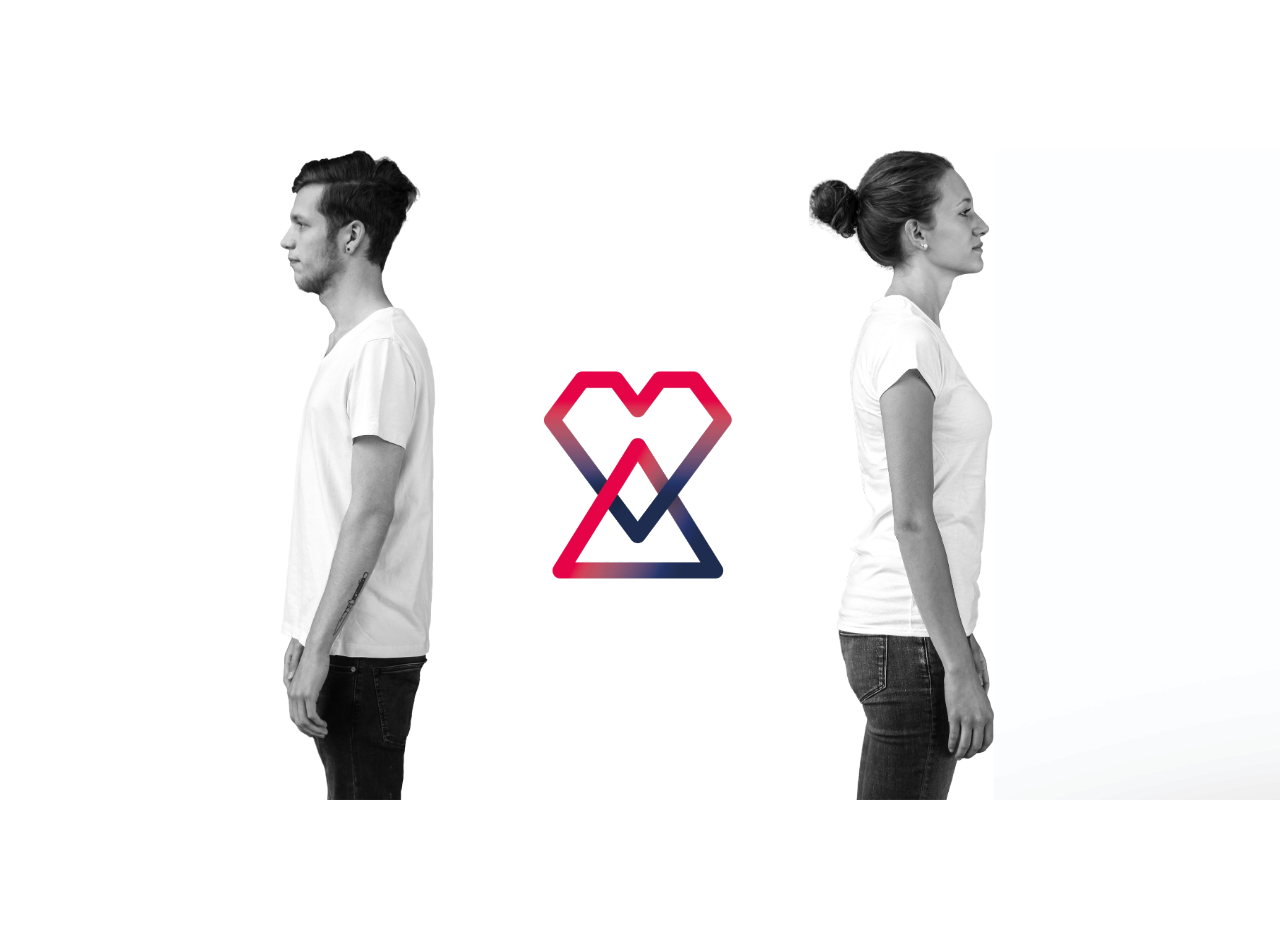
<file: index.html>
<!doctype html>
<html>
	<head>
		<title>SLOT</title>
		<link rel="stylesheet" type="text/css" href="Reset.css">
		<link rel="stylesheet" type="text/css" href="Slot.css">
		<meta charset="utf-8">
		<link rel="icon" href="Logo.png">
	</head>
	<body>
		<img id="back" src="Achtergrond.jpg">
		<a href="Man_Lock.html"><img id="man" src="Man.png"></a>
		<img id="logo" src="Logo.png">
		<a href="Vrouw_Lock.html"><img id="vrouw" src="Vrouw.png"></a>
		<script src="Slot.js"></script>
	</body>
</html>
</file>
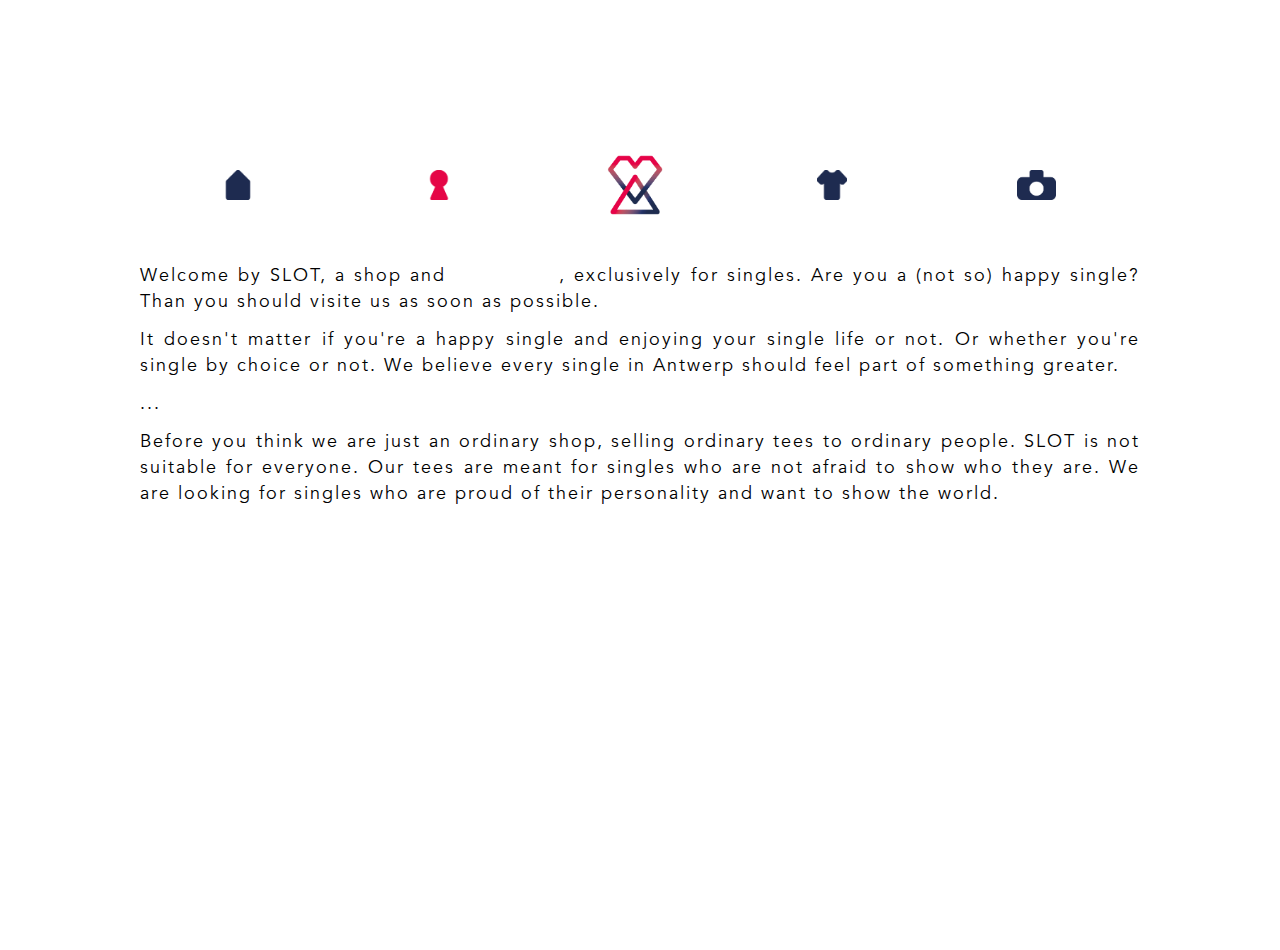
<file: Man_Lock.html>
<!doctype html>
<html>
	<head>
		<title>SLOT</title>
		<link rel="stylesheet" type="text/css" href="Reset.css">
		<link rel="stylesheet" type="text/css" href="Slot.css">
		<meta charset="utf-8">
    <link rel="icon" href="Logo.png">
	</head>
	<body>
    <a href="index.html"><img class="logo" src="Home_Man.png"></a>
    <img class="logo" src="Lock_Vrouw.png">
		<img class="logo" id="special" src="Logo.png">
    <a href="Man_Shirt.html"><img class="logo" src="Shirt_Man.png"></a>
    <a href="Man_Look.html"><img class="logo" src="Look_Man.png"></a>
		<p align=justify>Welcome by SLOT, a shop and <span>community</span>, exclusively for singles. Are you a (not so) happy single? Than you should visite us as soon as possible.</p>
		<p align=justify>It doesn't matter if you're a happy single and enjoying your single life or not. Or whether you're single by choice or not. We believe every single in Antwerp should feel part of something greater.</p>
		<p align=justify>...</p>
		<p align=justify>Before you think we are just an ordinary shop, selling ordinary tees to ordinary people. SLOT is not suitable for everyone. Our tees are meant for singles who are not afraid to show who they are. We are looking for singles who are proud of their personality and want to show the world.</p>
		<script src="Slot.js"></script>
	</body>
</html>
</file>
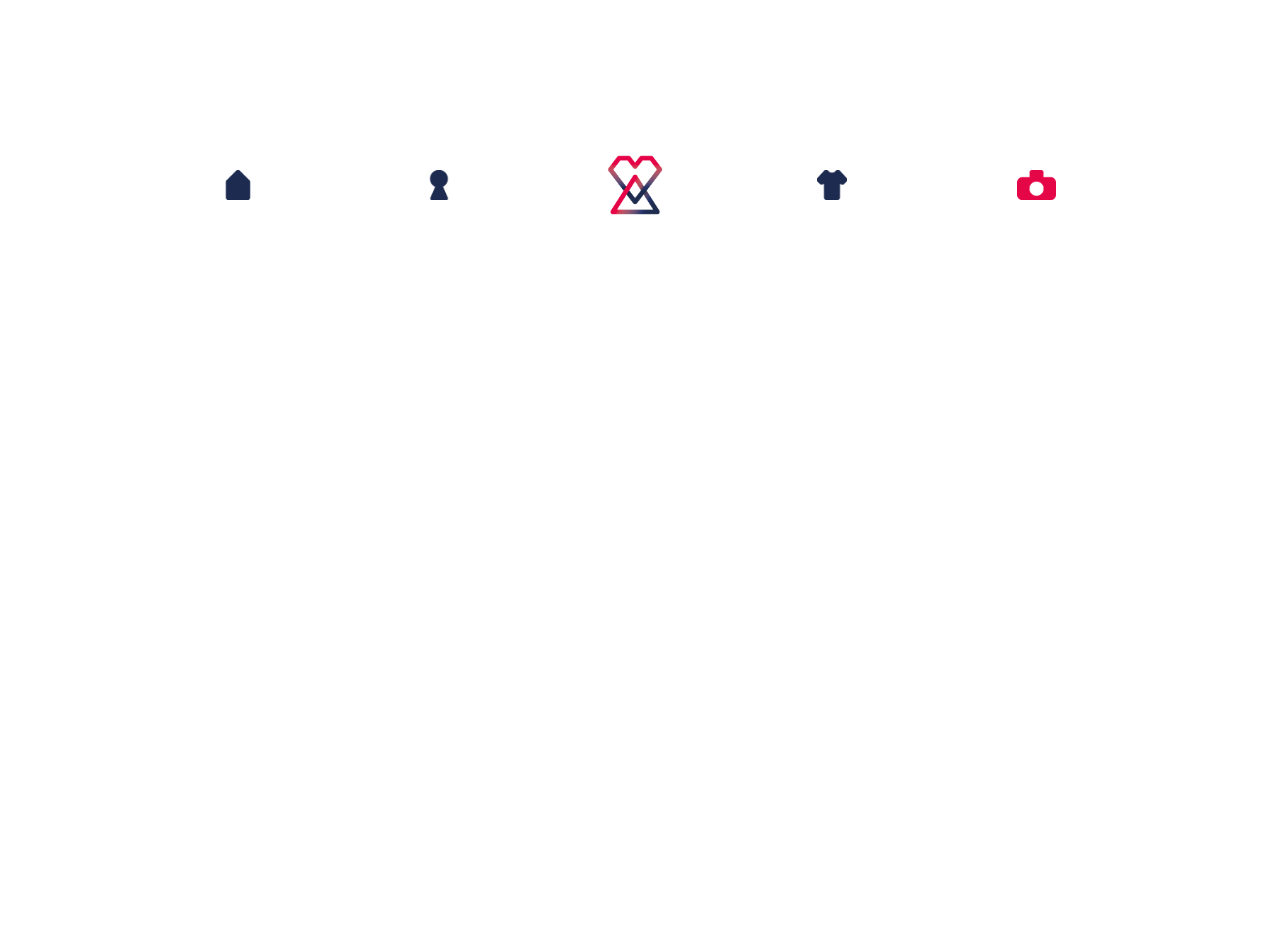
<file: Man_Look.html>
<!doctype html>
<html>
	<head>
		<title>SLOT</title>
		<link rel="stylesheet" type="text/css" href="Reset.css">
		<link rel="stylesheet" type="text/css" href="Slot.css">
		<meta charset="utf-8">
    <link rel="icon" href="Logo.png">
	</head>
	<body>
    <a href="index.html"><img class="logo" src="Home_Man.png"></a>
    <a href="Man_Lock.html"><img class="logo" src="Lock_Man.png"></a>
		<img class="logo" id="special" src="Logo.png">
    <a href="Man_Shirt.html"><img class="logo" src="Shirt_Man.png"></a>
    <img class="logo" src="Look_Vrouw.png">

		<script src="Slot.js"></script>
	</body>
</html>
</file>
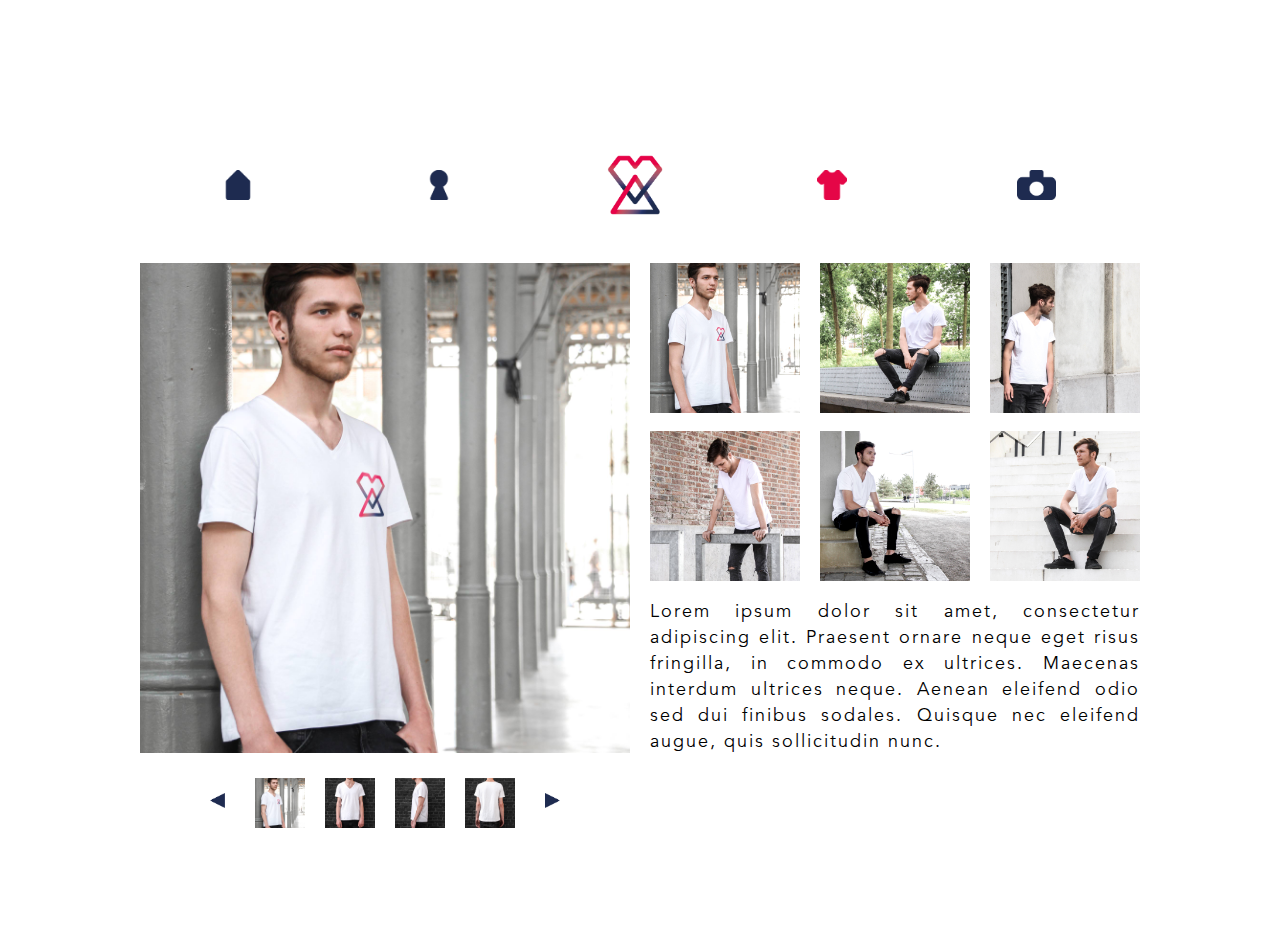
<file: Man_Shirt.html>
<!doctype html>
<html>
	<head>
		<title>SLOT</title>
		<link rel="stylesheet" type="text/css" href="Reset.css">
		<link rel="stylesheet" type="text/css" href="Slot.css">
		<meta charset="utf-8">
    <link rel="icon" href="Logo.png">
	</head>
	<body>
    <a href="index.html"><img class="logo" src="Home_Man.png"></a>
    <a href="Man_Lock.html"><img class="logo" src="Lock_Man.png"></a>
		<img class="logo" id="special" src="Logo.png">
    <img class="logo" src="Shirt_Vrouw.png">
    <a href="Man_Look.html"><img class="logo" src="Look_Man.png"></a>
		<img src="Man_Een.jpg" id="groot">
		<img src="Man_Een.jpg" id="een" class="middel">
		<img src="Man_Twee.jpg" id="twee" class="middel">
		<img src="Man_Drie.jpg" id="drie" class="middel">
		<img src="Man_Vier.jpg" id="vier" class="middel">
		<img src="Man_Vijf.jpg" id="vijf" class="middel">
		<img src="Man_Zes.jpg" id="zes" class="middel">
		<p align=justify>Lorem ipsum dolor sit amet, consectetur adipiscing elit. Praesent ornare neque eget risus fringilla, in commodo ex ultrices. Maecenas interdum ultrices neque. Aenean eleifend odio sed dui finibus sodales. Quisque nec eleifend augue, quis sollicitudin nunc.</p><br>
		<img id="links" class="pijl" src="Man_Pijl_Links.png">
		<img src="Man_Een.jpg" class="klein">
		<img src="Man_Voor.jpg" class="klein">
		<img src="Man_Zij.jpg" class="klein">
		<img src="Man_Achter.jpg" class="klein">
		<img class="pijl" src="Man_Pijl_Rechts.png">
		<script src="Slot.js"></script>
	</body>
</html>
</file>
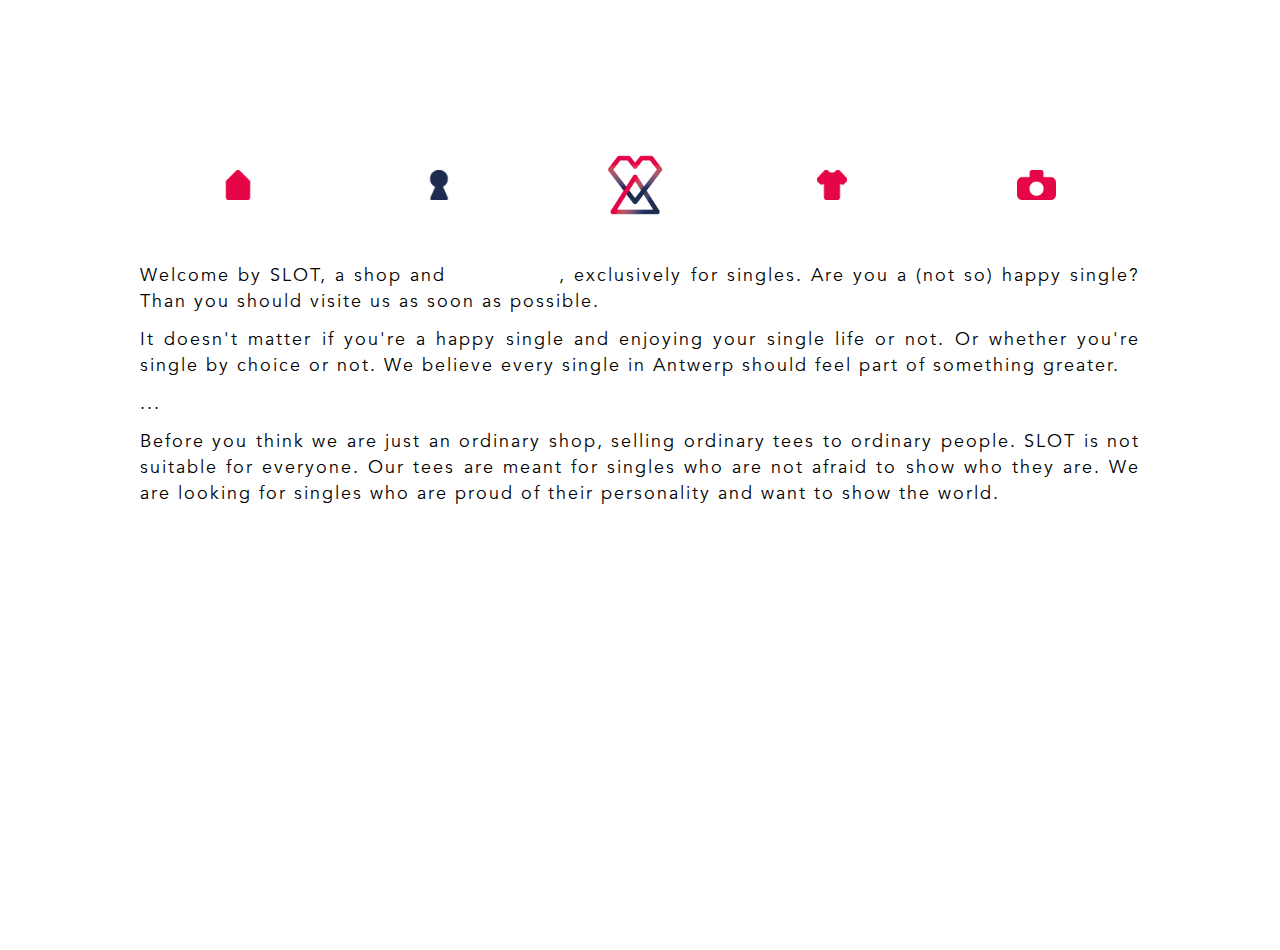
<file: Vrouw_Lock.html>
<!doctype html>
<html>
	<head>
		<title>SLOT</title>
		<link rel="stylesheet" type="text/css" href="Reset.css">
		<link rel="stylesheet" type="text/css" href="Slot.css">
		<meta charset="utf-8">
    <link rel="icon" href="Logo.png">
	</head>
	<body>
    <a href="index.html"><img class="logo" src="Home_Vrouw.png"></a>
    <img class="logo" src="Lock_Man.png">
		<img class="logo" id="special" src="Logo.png">
    <a href="Vrouw_Shirt.html"><img class="logo" src="Shirt_Vrouw.png"></a>
    <a href="Vrouw_Look.html"><img class="logo" src="Look_Vrouw.png"></a>
		<p align=justify>Welcome by SLOT, a shop and <span>community</span>, exclusively for singles. Are you a (not so) happy single? Than you should visite us as soon as possible.</p>
		<p align=justify>It doesn't matter if you're a happy single and enjoying your single life or not. Or whether you're single by choice or not. We believe every single in Antwerp should feel part of something greater.</p>
		<p align=justify>...</p>
		<p align=justify>Before you think we are just an ordinary shop, selling ordinary tees to ordinary people. SLOT is not suitable for everyone. Our tees are meant for singles who are not afraid to show who they are. We are looking for singles who are proud of their personality and want to show the world.</p>
		<script src="Slot.js"></script>
	</body>
</html>
</file>
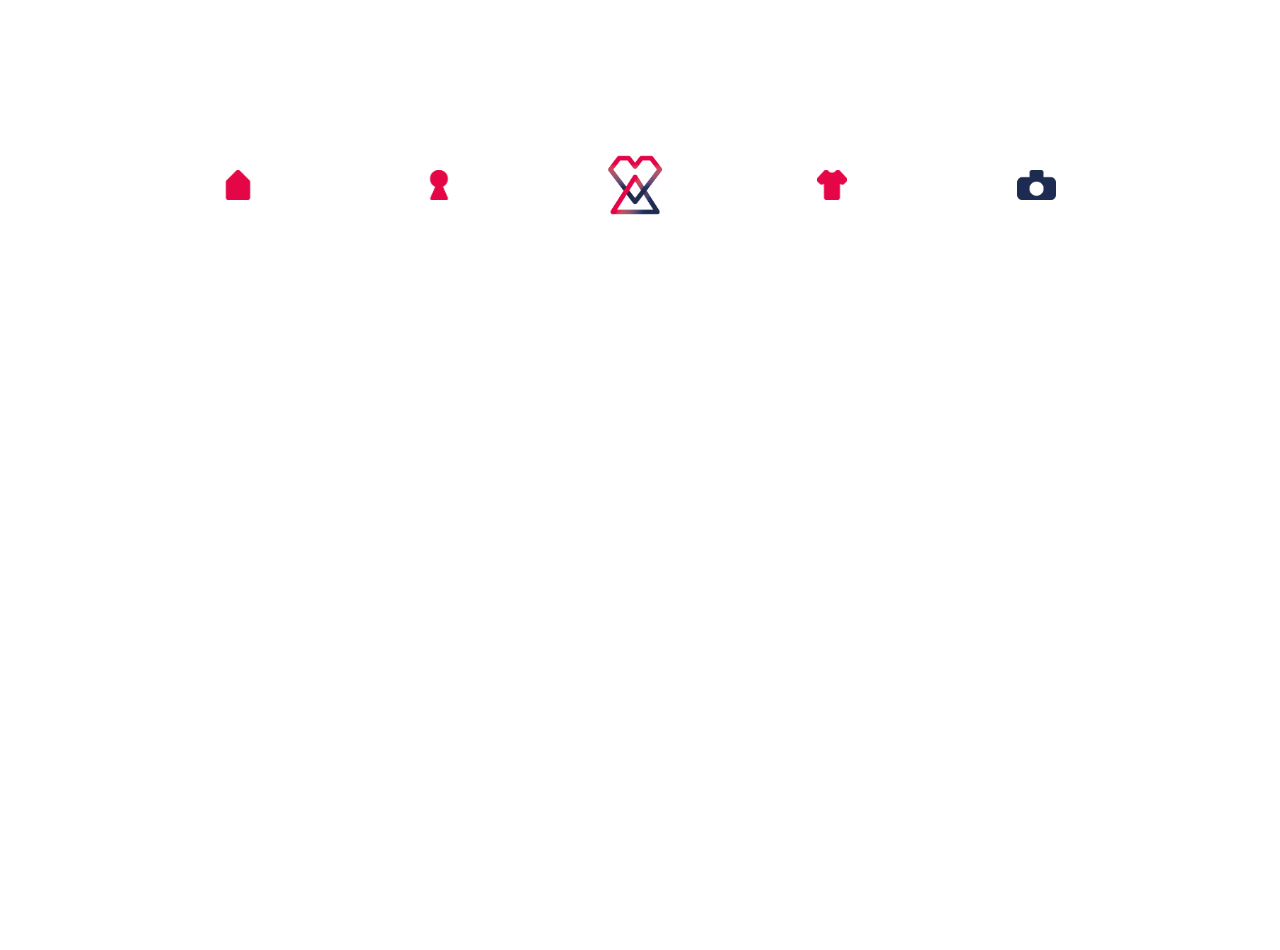
<file: Vrouw_Look.html>
<!doctype html>
<html>
	<head>
		<title>SLOT</title>
		<link rel="stylesheet" type="text/css" href="Reset.css">
		<link rel="stylesheet" type="text/css" href="Slot.css">
		<meta charset="utf-8">
    <link rel="icon" href="Logo.png">
	</head>
	<body>
    <a href="index.html"><img class="logo" src="Home_Vrouw.png"></a>
    <a href="Vrouw_Lock.html"><img class="logo" src="Lock_Vrouw.png"></a>
		<img class="logo" id="special" src="Logo.png">
    <a href="Vrouw_Shirt.html"><img class="logo" src="Shirt_Vrouw.png"></a>
    <img class="logo" src="Look_Man.png">

		<script src="Slot.js"></script>
	</body>
</html>
</file>
<file: Slot.css>
body {
  width: 1000px;
  height: 650px;
  margin: 150px auto;
}

#back {
  position: absolute;
}

#man, #vrouw {
  height: 650px;
  -webkit-filter: grayscale(100%); filter: grayscale(100%);
  float: left;
}

#man:hover, #vrouw:hover {
  -webkit-filter: grayscale(0%); filter: grayscale(0%);
}

#logo {
  height: 250px;
  margin-top: 200px;
  float: left;
  padding-left: 80px;
  padding-right: 50px;
  position: relative;
}

#man {
  margin-left: 140px;
}

.logo {
  height: 30px;
  padding-left: 83.2px;
  padding-right: 83.2px;
  margin-bottom: 60px;
}

.ongekocht {
  -webkit-filter: grayscale(100%); filter: grayscale(100%);
}

span {
  color: white;
}

#special {
  width: 70px;
  height: 70px;
  padding-left: 59.5px;
  padding-right: 59.5px;
  margin-bottom: 40px;
}

#groot {
  width: 490px;
  height: 490px;
  margin-right: 20px;
  margin-bottom: 20px;
  float: left;
}

.middel {
  width: 150px;
  height: 150px;
  float: left;
  margin-bottom: 18px;
  cursor: pointer;
}

#twee, #drie, #vijf, #zes {
  margin-left: 20px;
}

@font-face {
  font-family: Avenir;
  src: url(Avenir.otf);
}

p {
  font-family: Avenir;
  font-size: 18px;
  letter-spacing: 2px;
  line-height: 26px;
  margin-bottom: 12px;
}

.pijl {
  cursor: pointer;
  width: 15px;
  margin: 10px 20px 10px 20px;
  float: left;
}

.klein {
  width: 50px;
  height: 50px;
  margin: -5px 10px;
  float: left;
  cursor: pointer;
}

#links {
  margin-left: 70px;
}
</file>
